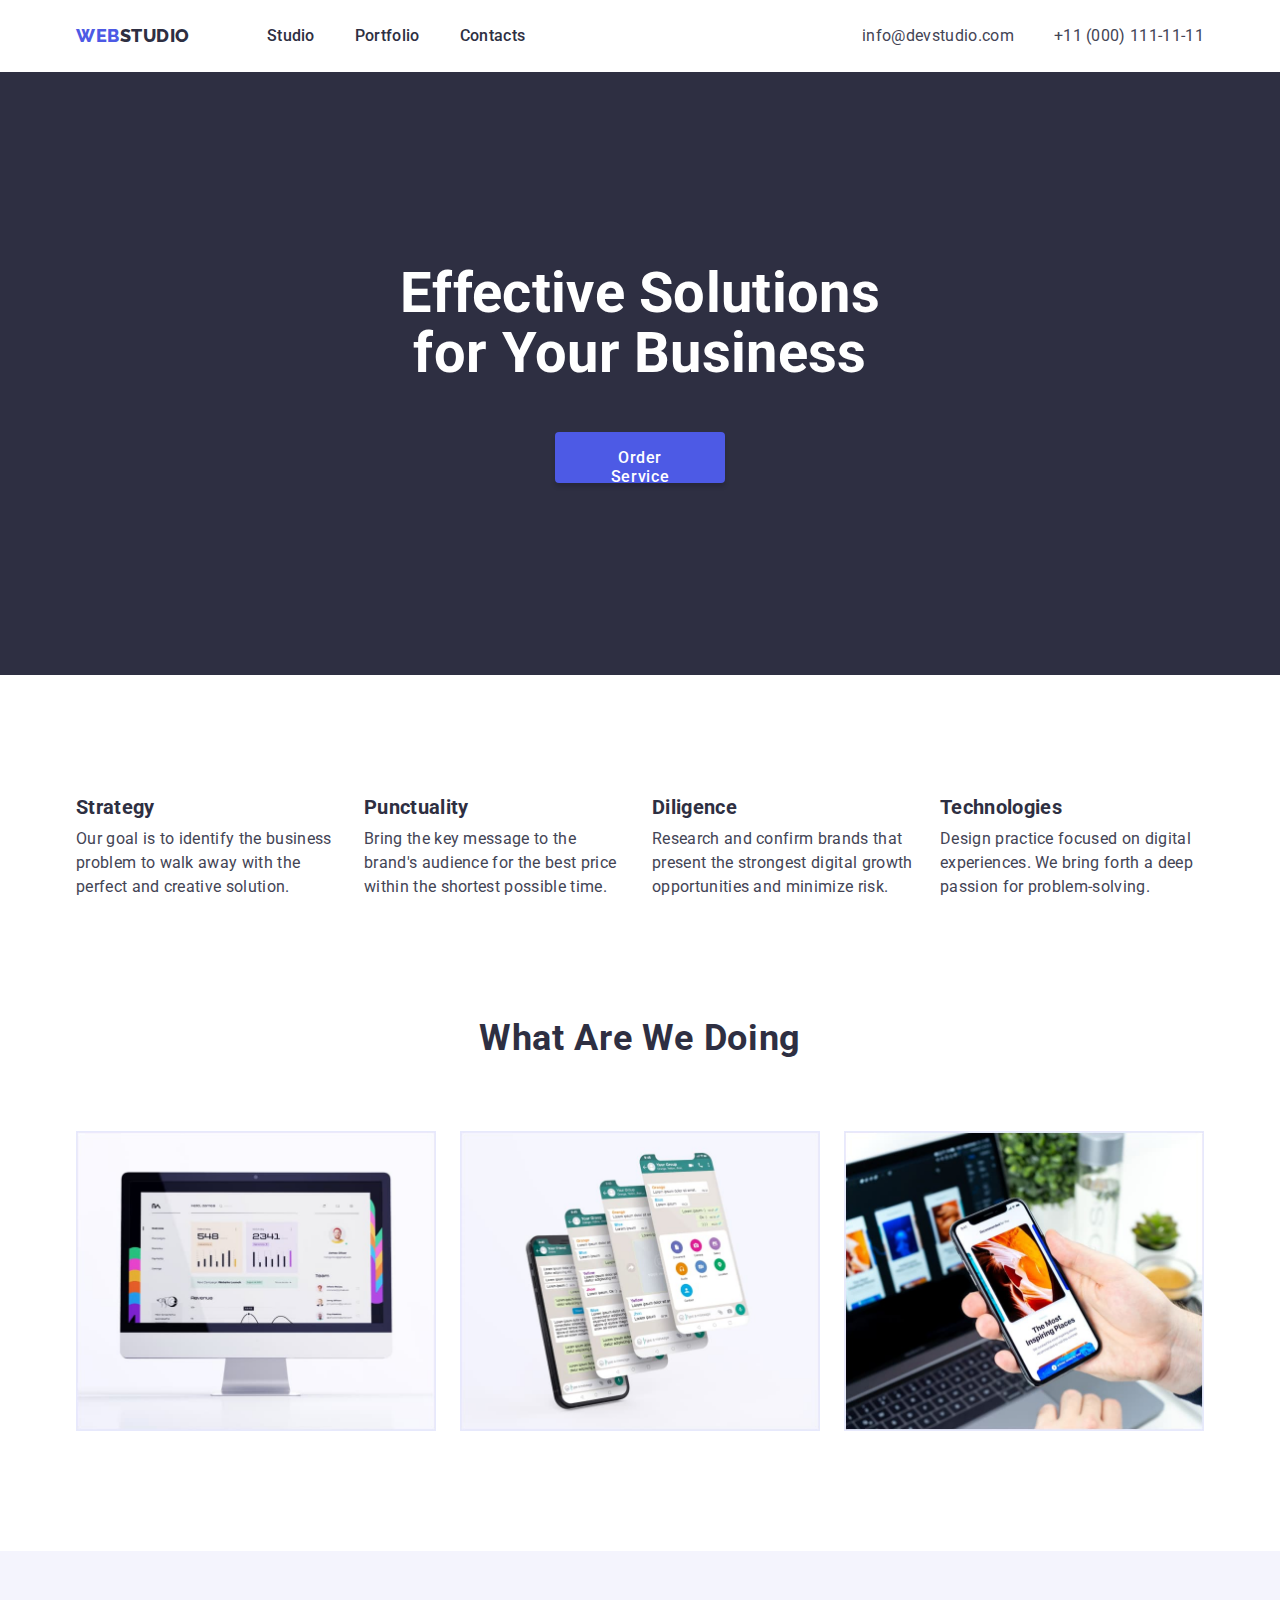
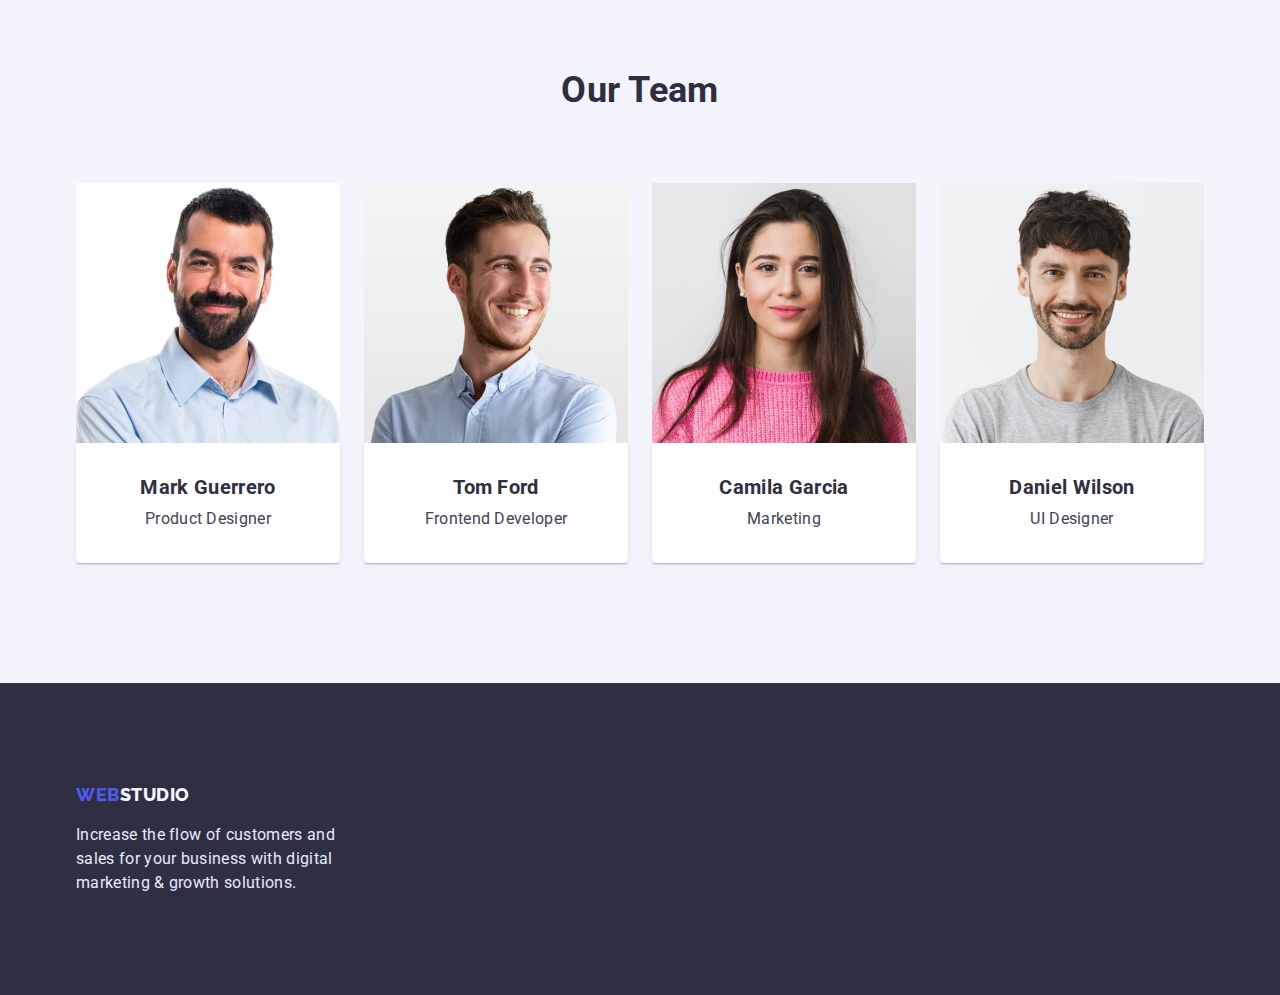
<file: index.html>
<!DOCTYPE html>
<html lang="en">
  <head>
    <meta charset="UTF-8" />
    <meta http-equiv="X-UA-Compatible" content="IE=edge" />
    <meta name="viewport" content="width=device-width, initial-scale=1.0" />
    <link rel="preconnect" href="https://fonts.googleapis.com" />
    <link rel="preconnect" href="https://fonts.gstatic.com" crossorigin />
    <link rel="stylesheet" href="./css/modern-normalize.css" />
    <link
      href="https://fonts.googleapis.com/css2?family=Raleway:wght@800&family=Roboto:wght@400;500;700;900&display=swap"
      rel="stylesheet"
    />
    <link rel="stylesheet" href="./css/styles.css" />
    <title>Main Page</title>
  </head>
  <body>
    <header class="shadow-header">
      <div class="container btn-container">
        <nav class="primary-nav">
          <a href="./index.html" class="header-logo-web link"
            >Web <span class="header-logo-studio link">studio</span></a
          >
          <ul class="list nav-items">
            <li>
              <a href="./index.html" class="header-navigation link">Studio</a>
            </li>
            <li>
              <a href="./portfolio.html" class="header-navigation link"
                >Portfolio</a
              >
            </li>
            <li>
              <a href="Contacts" class="header-navigation link">Contacts</a>
            </li>
          </ul>
        </nav>
        <ul class="list nav-items">
          <li>
            <a href="mailto:info@devstudio.com" class="contact-link link"
              >info@devstudio.com</a
            >
          </li>
          <li>
            <a href="tel:110001111111" class="contact-link link"
              >+11 (000) 111-11-11</a
            >
          </li>
        </ul>
      </div>
    </header>
    <main>
      <section class="section-background">
        <div class="container">
          <h1 class="title indent-title">
            Effective Solutions for Your Business
          </h1>
          <button type="button" class="header-btn">Order Service</button>
        </div>
      </section>
      <section>
        <div class="container section-size">
          <h2 class="visually-hidden">Soft skills</h2>
          <ul class="about-list list">
            <li class="indent-text">
              <h3 class="soft-skills">Strategy</h3>
              <p class="text">
                Our goal is to identify the business problem to walk away with
                the perfect and creative solution.
              </p>
            </li>
            <li class="indent-text">
              <h3 class="soft-skills">Punctuality</h3>
              <p class="text">
                Bring the key message to the brand's audience for the best price
                within the shortest possible time.
              </p>
            </li>
            <li class="indent-text">
              <h3 class="soft-skills">Diligence</h3>
              <p class="text">
                Research and confirm brands that present the strongest digital
                growth opportunities and minimize risk.
              </p>
            </li>
            <li class="indent-text">
              <h3 class="soft-skills">Technologies</h3>
              <p class="text">
                Design practice focused on digital experiences. We bring forth a
                deep passion for problem-solving.
              </p>
            </li>
          </ul>
        </div>
      </section>
      <section>
        <div class="container section-size-work">
          <h2 class="subtitle-one">What are we doing</h2>
          <ul class="about-list-team list">
            <li class="images-item">
              <img
                src="images/image1.jpg"
                alt="image 1"
                width="360"
                height="300"
              />
            </li>
            <li class="images-item">
              <img
                src="images/image2.jpg"
                alt="image 2"
                width="360"
                height="300"
              />
            </li>
            <li class="images-item">
              <img
                src="images/image3.jpg"
                alt="image 3"
                width="360"
                height="300"
              />
            </li>
          </ul>
        </div>
      </section>
      <section class="background">
        <div class="container">
          <h2 class="subtitle">Our Team</h2>
          <ul class="about-list-team list">
            <li class="img-item">
              <img
                src="images/image4.jpg"
                alt="photo Mark Guerrero"
                width="264"
                height="260"
                style="display: block"
              />
              <div class="team-text">
                <h3 class="item images">Mark Guerrero</h3>
                <p class="section-item images">Product Designer</p>
              </div>
            </li>
            <li class="img-item">
              <img
                src="images/image5.jpg"
                alt="photo Tom Ford"
                width="264"
                height="260"
                style="display: block"
              />
              <div class="team-text">
                <h3 class="item images">Tom Ford</h3>
                <p class="section-item images">Frontend Developer</p>
              </div>
            </li>
            <li class="img-item">
              <img
                src="images/image6.jpg"
                alt="photo Camila Garcia"
                width="264"
                height="260"
                style="display: block"
              />
              <div class="team-text">
                <h3 class="item images">Camila Garcia</h3>
                <p class="section-item images">Marketing</p>
              </div>
            </li>
            <li class="img-item">
              <img
                src="images/image7.jpg"
                alt="photo Daniel Wilson"
                width="264"
                height="260"
                style="display: block"
              />
              <div class="team-text">
                <h3 class="item images">Daniel Wilson</h3>
                <p class="section-item images">UI Designer</p>
              </div>
            </li>
          </ul>
        </div>
      </section>
    </main>
    <footer class="footer-background btn-container">
      <div class="container">
        <a href="./index.html" class="header-logo-web link footer-logo"
          >Web <span class="header-logo-st link">studio</span></a
        >
        <p class="footer footer-content">
          Increase the flow of customers and sales for your business with
          digital marketing & growth solutions.
        </p>
      </div>
    </footer>
  </body>
</html>
</file>
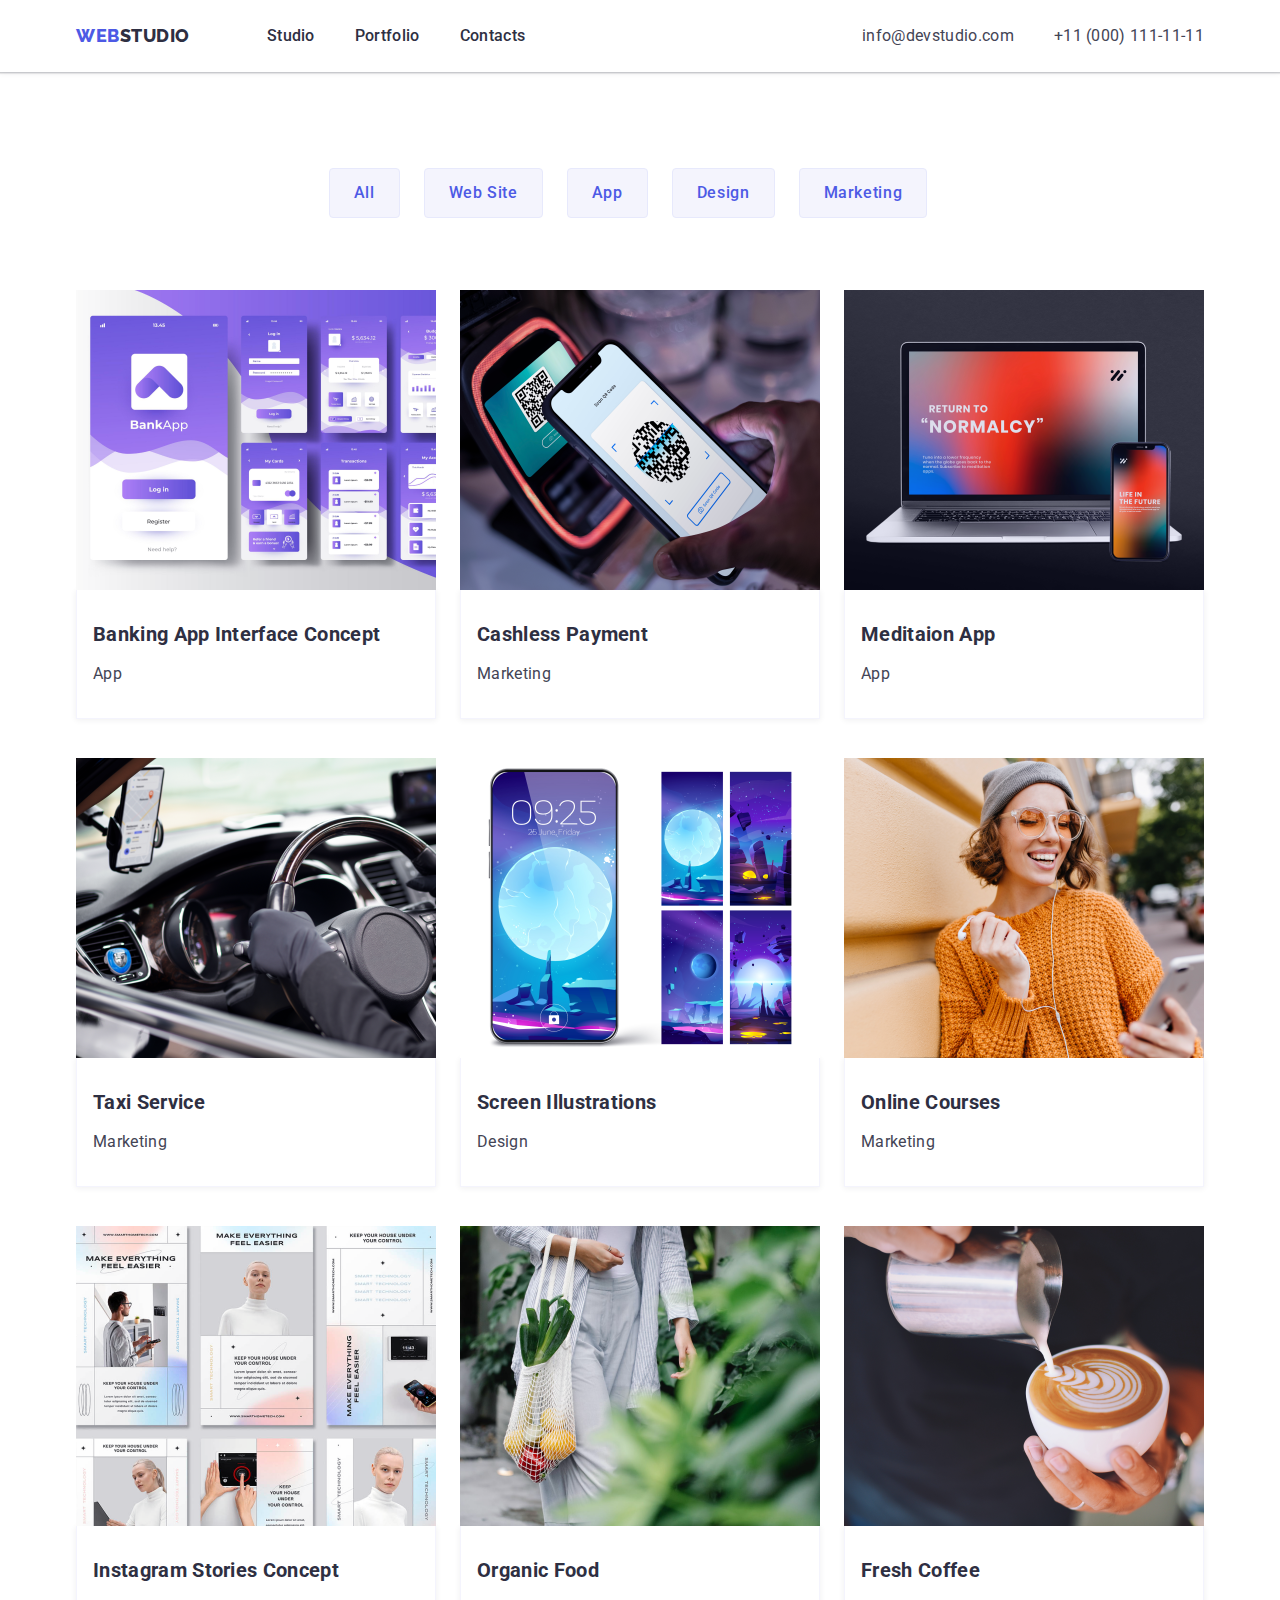
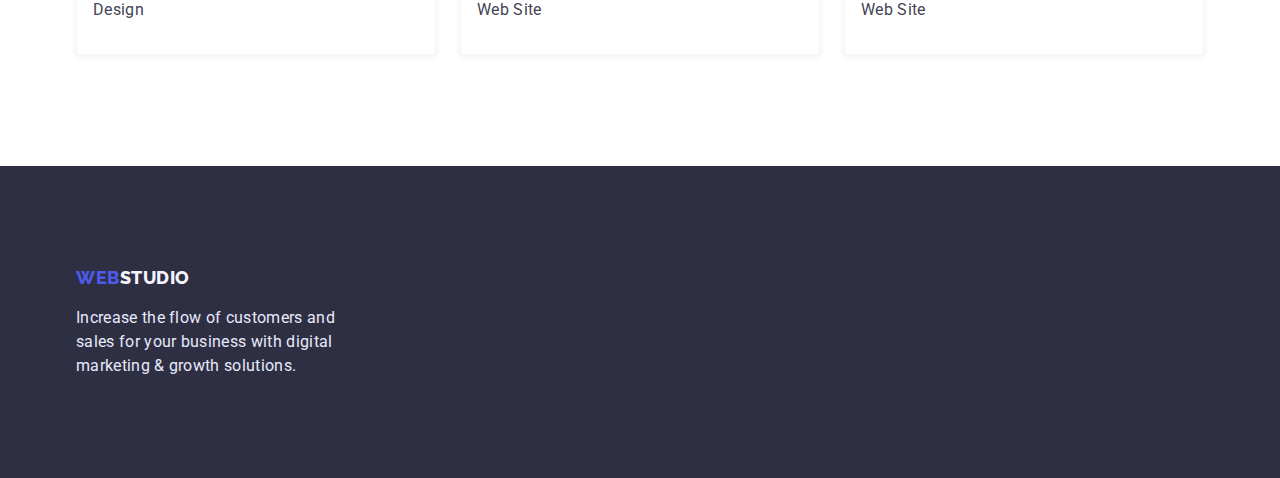
<file: portfolio.html>
<!DOCTYPE html>
<html lang="en">
  <head>
    <meta charset="UTF-8" />
    <meta http-equiv="X-UA-Compatible" content="IE=edge" />
    <meta name="viewport" content="width=device-width, initial-scale=1.0" />
    <link rel="preconnect" href="https://fonts.googleapis.com" />
    <link rel="preconnect" href="https://fonts.gstatic.com" crossorigin />
    <link rel="stylesheet" href="./css/modern-normalize.css" />
    <link
      href="https://fonts.googleapis.com/css2?family=Raleway:wght@800&family=Roboto:wght@400;500;700;900&display=swap"
      rel="stylesheet"
    />
    <link rel="stylesheet" href="./css/styles.css" />
    <title>Portfolio</title>
  </head>
  <body>
    <header class="shadow-header">
      <div class="container btn-container">
        <nav class="primary-nav">
          <a href="./index.html" class="header-logo-web link"
            >Web <span class="header-logo-studio link">studio</span></a
          >
          <ul class="list nav-items">
            <li>
              <a href="./index.html" class="header-navigation link">Studio</a>
            </li>
            <li>
              <a href="./portfolio.html" class="header-navigation link"
                >Portfolio</a
              >
            </li>
            <li>
              <a href="Contacts" class="header-navigation link">Contacts</a>
            </li>
          </ul>
        </nav>
        <ul class="list nav-items">
          <li>
            <a href="mailto:info@devstudio.com" class="contact-link link"
              >info@devstudio.com</a
            >
          </li>
          <li>
            <a href="tel:110001111111" class="contact-link link"
              >+11 (000) 111-11-11</a
            >
          </li>
        </ul>
      </div>
    </header>
    <main>
      <section class="section-size-all">
        <div class="container">
          <ul class="list section-button">
            <li><button type="button" class="header-button">All</button></li>
            <li>
              <button type="button" class="header-button">Web Site</button>
            </li>
            <li><button type="button" class="header-button">App</button></li>
            <li><button type="button" class="header-button">Design</button></li>
            <li>
              <button type="button" class="header-button">Marketing</button>
            </li>
          </ul>
          <h1 class="visually-hidden">Portfolio</h1>
          <ul class="images-portfolio-list list">
            <li class="indent-one">
              <img
                src="images/image8.jpg"
                alt="image 8"
                width="360"
                height="300"
              />
              <div class="list-text">
                <h3 class="item">Banking App Interface Concept</h3>
                <p class="section-item">App</p>
              </div>
            </li>
            <li class="indent-one">
              <img
                src="images/image9.jpg"
                alt="image 9"
                width="360"
                height="300"
              />
              <div class="list-text">
                <h3 class="item">Cashless Payment</h3>
                <p class="section-item">Marketing</p>
              </div>
            </li>
            <li class="indent-one">
              <img
                src="images/image10.jpg"
                alt="image 10"
                width="360"
                height="300"
              />
              <div class="list-text">
                <h3 class="item">Meditaion App</h3>
                <p class="section-item">App</p>
              </div>
            </li>
            <li class="indent-one">
              <img
                src="images/image11.jpg"
                alt="image 11"
                width="360"
                height="300"
              />
              <div class="list-text">
                <h3 class="item">Taxi Service</h3>
                <p class="section-item">Marketing</p>
              </div>
            </li>
            <li class="indent-one">
              <img
                src="images/image12.jpg"
                alt="image 12"
                width="360"
                height="300"
              />
              <div class="list-text">
                <h3 class="item">Screen Illustrations</h3>
                <p class="section-item">Design</p>
              </div>
            </li>
            <li class="indent-one">
              <img
                src="images/image13.jpg"
                alt="image 13"
                width="360"
                height="300"
              />
              <div class="list-text">
                <h3 class="item">Online Courses</h3>
                <p class="section-item">Marketing</p>
              </div>
            </li>
            <li class="indent-one">
              <img
                src="images/image14.jpg"
                alt="image 14"
                width="360"
                height="300"
              />
              <div class="list-text">
                <h3 class="item">Instagram Stories Concept</h3>
                <p class="section-item">Design</p>
              </div>
            </li>
            <li class="indent-one">
              <img
                src="images/image15.jpg"
                alt="image 15"
                width="360"
                height="300"
              />
              <div class="list-text">
                <h3 class="item">Organic Food</h3>
                <p class="section-item">Web Site</p>
              </div>
            </li>
            <li class="indent-one">
              <img
                src="images/image16.jpg"
                alt="image 16"
                width="360"
                height="300"
              />
              <div class="list-text">
                <h3 class="item">Fresh Coffee</h3>
                <p class="section-item">Web Site</p>
              </div>
            </li>
          </ul>
        </div>
      </section>
    </main>
    <footer class="footer-background btn-container">
      <div class="container">
        <a href="./index.html" class="header-logo-web link footer-logo"
          >Web <span class="header-logo-st link">studio</span></a
        >
        <p class="footer footer-content">
          Increase the flow of customers and sales for your business with
          digital marketing & growth solutions.
        </p>
      </div>
    </footer>
  </body>
</html>
</file>
<file: css/styles.css>
* {
  margin: 0;
  padding: 0;
  list-style: none;
  box-sizing: border-box;
}
p,
h1,
h2,
h3,
h4,
h5,
h6 {
  margin: 0;
}

ul,
ol {
  margin: 0;
  padding-left: 0;
}

.container {
  width: 1158px;
  margin: 0 auto;
  padding-left: 15px;
  padding-right: 15px;
  /* outline: 1px solid red; */
}

:root {
  --color-hover-focus: #4d5ae5;
  --background-btn: #4d5ae5;
  --color-text: #2e2f42;
  --font-primary: "Roboto";
  --font-secondary: "Raleway";
}

.visually-hidden {
  position: absolute;
  width: 1px;
  height: 1px;
  margin: -1px;
  border: 0;
  padding: 0;
  white-space: nowrap;
  clip-path: inset(100%);
  clip: rect(0 0 0 0);
  overflow: hidden;
}

body {
  font-family: var(--font-primary);
  color: var(--color-text);
  font-weight: 500;
  font-size: 16px;
  line-height: 1.5;
  letter-spacing: 0.02em;
}

/* Top */

.header-logo-web {
  font-family: var(--font-secondary);
  font-weight: 800;
  font-size: 18px;
  line-height: 1.33;
  display: flex;
  align-items: center;
  letter-spacing: 0.03em;
  text-transform: uppercase;
  color: var(--color-hover-focus);
}
.header-logo-studio {
  font-family: var(--font-secondary);
  font-weight: 800;
  font-size: 18px;
  line-height: 1.33;
  display: flex;
  align-items: center;
  letter-spacing: 0.03em;
  text-transform: uppercase;
  color: var(--color-text);
  padding-right: 77px;
}
.header-logo-st {
  font-family: var(--font-secondary);
  font-weight: 800;
  font-size: 18px;
  line-height: 1.17;
  display: flex;
  align-items: center;
  letter-spacing: 0.03em;
  text-transform: uppercase;
  color: #f4f4fd;
}
.header-navigation {
  color: var(--color-text);
}

.header-navigation:hover,
.header-navigation:focus {
  color: var(--color-hover-focus);
}

.shadow-header {
  box-shadow: 0px 2px 1px rgba(46, 47, 66, 0.08),
    0px 1px 1px rgba(46, 47, 66, 0.16), 0px 1px 6px rgba(46, 47, 66, 0.08);
}

.primary-nav {
  display: flex;
  align-items: center;
  margin-right: auto;
  padding: 0;
}

.nav-items {
  display: flex;
  align-items: center;
  gap: 40px;

  padding-top: 24px;
  margin-bottom: 24px;
  margin-left: auto;
}

.contact-link {
  color: #434455;
  font-weight: 400;
}

.contact-link:hover,
.contact-link:focus {
  color: var(--color-hover-focus);
}

/* Main Page */
.title {
  font-size: 56px;
  line-height: 1.07;
  color: #ffffff;
  text-align: center;
}
.section-background {
  background: #2e2f42;
  margin: auto;
  background-position: center;
  padding-top: 192px;
  padding-bottom: 192px;
}

.indent-title {
  max-width: 492px;
  margin: 0 auto;
  margin-bottom: 48px;
  max-width: 496px;
}
.header-btn {
  font-weight: 500;
  font-size: 16px;
  line-height: 1.19;
  flex-direction: row;
  align-items: flex-start;
  padding: 16px 32px;
  gap: 10px;
  align-items: center;
  letter-spacing: 0.04em;
  color: #ffffff;
  background: var(--background-btn);
  cursor: pointer;
  font-family: inherit;
  border: none;
  width: 170px;
  height: 51px;
  left: 635px;
  top: 432px;
  box-shadow: 0px 4px 4px rgba(0, 0, 0, 0.15);
  border-radius: 4px;
  display: block;
  flex-direction: row;
  align-items: flex-start;
  margin-left: auto;
  margin-right: auto;
  text-transform: none;
}
.header-btn:hover,
.header-btn:focus {
  background: #404bbf;
}
.btn-container {
  display: flex;
}

.soft-skills {
  font-size: 20px;
  line-height: 1.2;
}

.section-size {
  padding-top: 120px;
  padding-bottom: 120px;
}
.section-size-work {
  padding-bottom: 120px;
}

.about-list {
  display: flex;
  gap: 24px;
  justify-content: center;
}

.about-list-team {
  display: flex;
  gap: 24px;
  justify-content: center;
}

.text {
  color: #434455;
  order: 1;
  flex-grow: 0;
  margin: 0;
  margin-top: 8px;
  letter-spacing: 0.02em;
  font-style: normal;
  font-weight: 400;
}
.indent-text {
  width: calc((100% - 72px) / 4);
}

.subtitle-one {
  font-size: 36px;
  line-height: 1.11;
  margin: 0 auto;
  display: block;
  text-align: center;
  letter-spacing: 0.02em;
  text-transform: capitalize;
  margin-bottom: 72px;
}

.subtitle {
  box-sizing: border-box;
  display: block;
  font-size: 36px;
  line-height: 1.11;
  align-items: center;
  text-align: center;
  text-transform: capitalize;
  margin-bottom: 72px;
}

.images {
  background: #ffffff;
}

.images-item {
  display: flex;
  flex-direction: column;
  align-items: flex-start;
  padding: 0px;
  width: calc((100% - 48px) / 3);
  border: 1px solid #e7e9fc;
}

.img-item {
  width: calc((100% - 48px) / 4);
}

.team-text {
  background: #ffffff;
  text-align: center;
  padding-top: 32px;
  padding-bottom: 32px;
  box-shadow: 0px 1px 6px rgba(46, 47, 66, 0.08),
    0px 1px 1px rgba(46, 47, 66, 0.16), 0px 2px 1px rgba(46, 47, 66, 0.08);
  border-radius: 0px 0px 4px 4px;
}

.background {
  background: #f4f4fd;
  padding: 0;
  padding-top: 120px;
  padding-bottom: 120px;
}

/* List ul, ol */
.list {
  list-style: none;
}

.link {
  text-decoration: none;
}

/* Portfolio */

.section-size-all {
  padding-top: 96px;
  padding-bottom: 120px;
}

.header-button {
  margin-right: 24px;
  font-weight: 500;
  font-size: 16px;
  line-height: 1.5;
  color: var(--color-hover-focus);
  background: #f4f4fd;
  cursor: pointer;
  font-family: inherit;
  border: none;
  box-sizing: border-box;
  letter-spacing: 0.04em;
  border-radius: 4px;
  padding: 12px 24px;
  border: 1px solid #e7e9fc;
  border-radius: 4px;
}

.header-button:hover,
.header-button:focus {
  color: #ffffff;
  background: var(--background-btn);
}
.section-button {
  display: flex;
  flex-direction: row;
  margin: auto;
  justify-content: center;
  align-items: center;
  text-align: center;
  margin-bottom: 72px;
}
.item {
  font-size: 20px;
  line-height: 1.2;
  text-align: center;
  margin-bottom: 8px;
}
.section-item {
  text-align: center;
  color: #434455;
  font-weight: 400;
}

.list-text {
  display: flex;
  flex-direction: column;
  justify-content: center;
  align-items: flex-start;
  padding: 0px 16px;
  gap: 8px;
  padding-top: 32px;
  padding-bottom: 32px;
  border-bottom: 0.5px solid #f4f4fd;
  border-left: 0.5px solid #f4f4fd;
  border-right: 0.5px solid #f4f4fd;
  box-shadow: 0px 1px 6px rgba(46, 47, 66, 0.08);
}
img {
  display: block;
  max-width: 100%;
  height: auto;
}

.images-portfolio-list {
  display: flex;
  flex-wrap: wrap;
  column-gap: 24px;
  row-gap: 48px;
}

.indent-one {
  width: calc((100% - 48px) / 3);

  width: 360px;
  height: 420px;
  left: 156px;
  top: 288px;
}

/* Bottom */

.footer {
  color: #e7e9fc;
  font-weight: 400;
}
.footer-background {
  background-color: #2e2f42;
  padding-top: 100px;
  padding-bottom: 100px;
}

.footer-logo {
  margin: 0;
}

.footer-content {
  margin: 0;
  padding-top: 16px;
  max-width: 264px;
}
</file>
